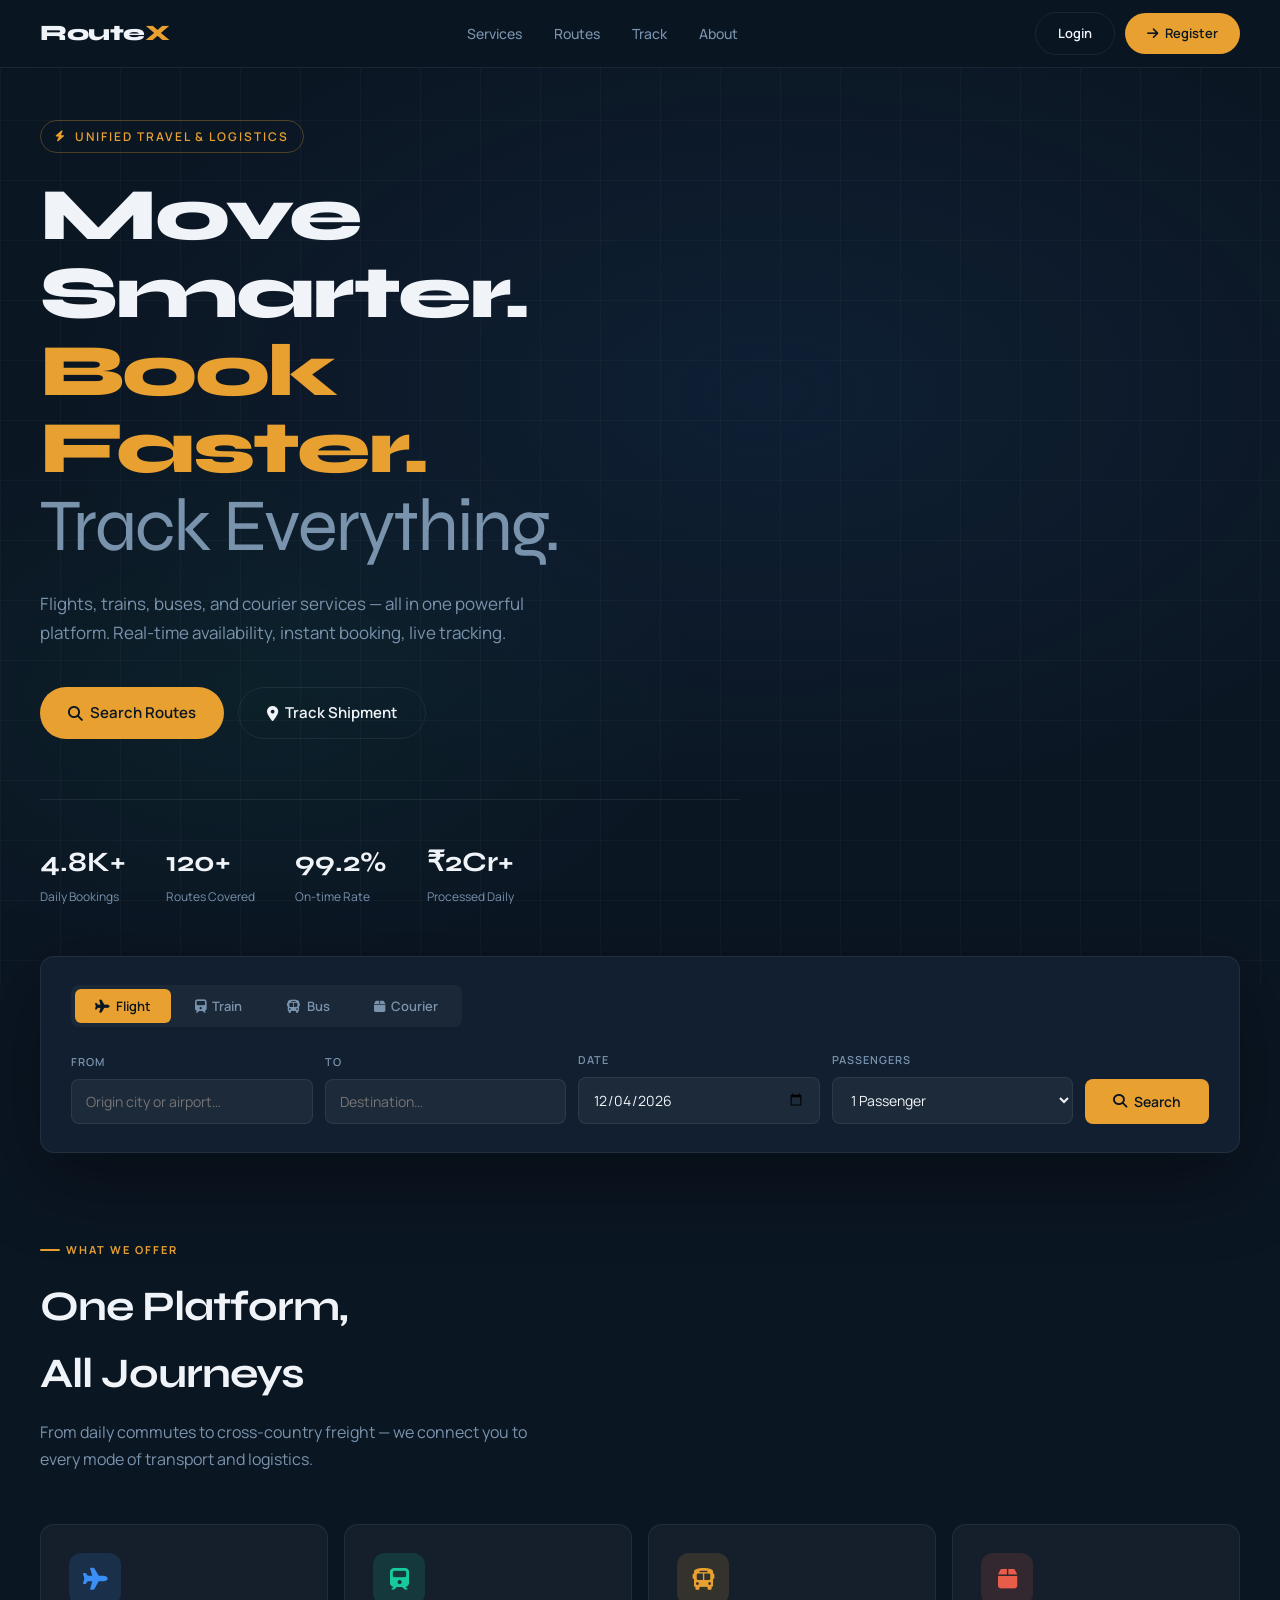
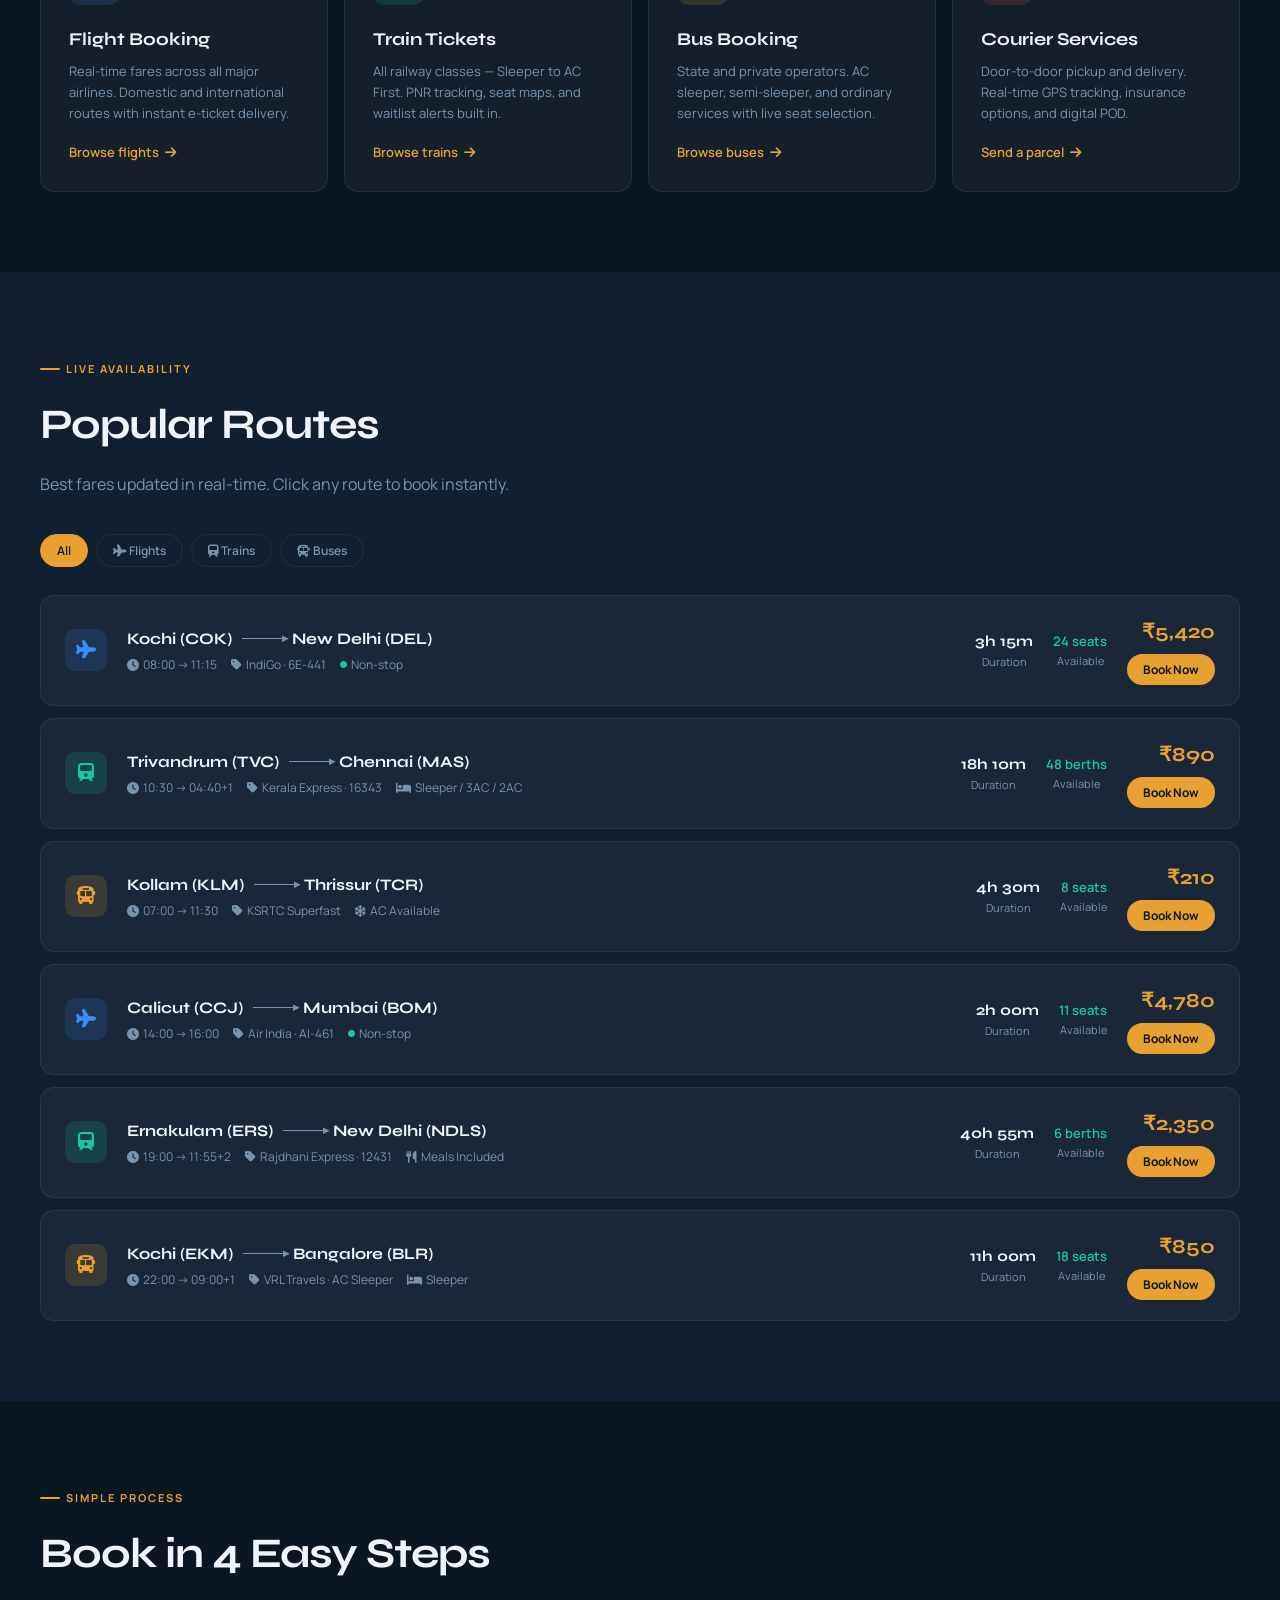
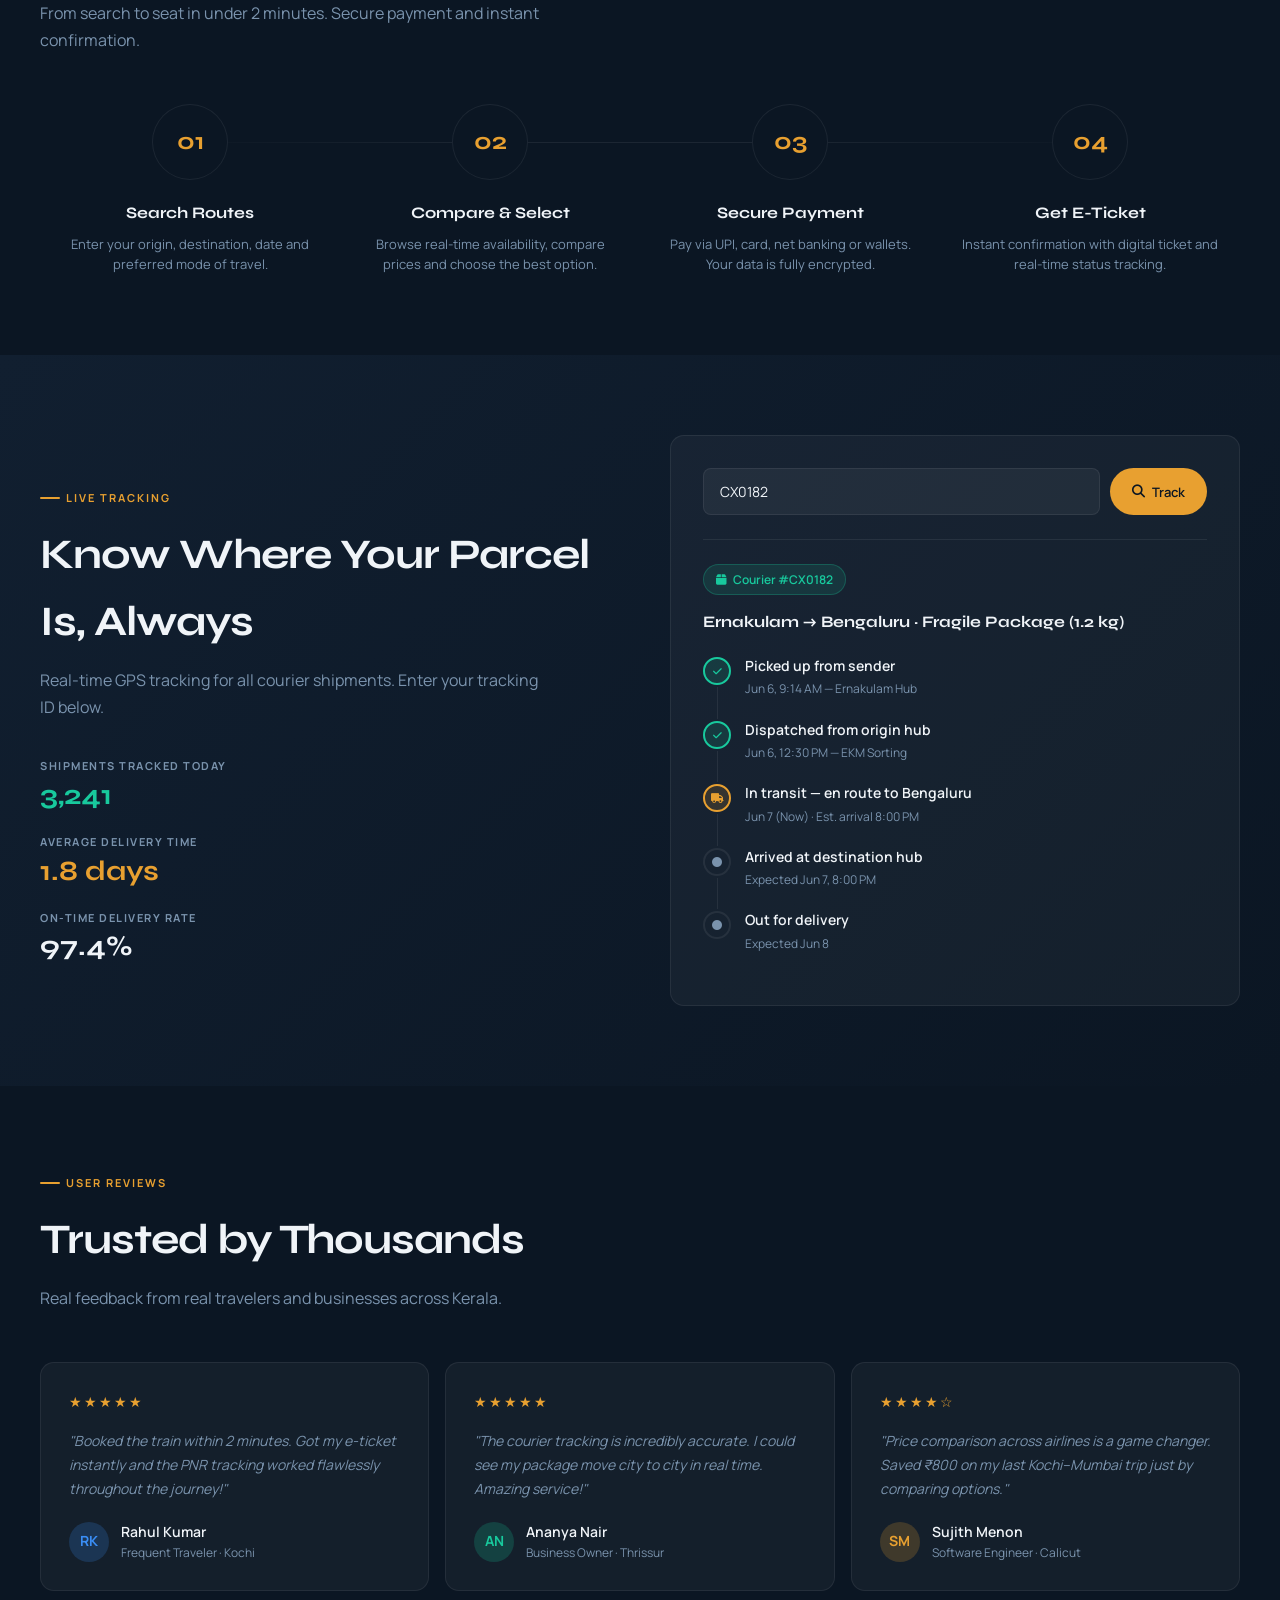
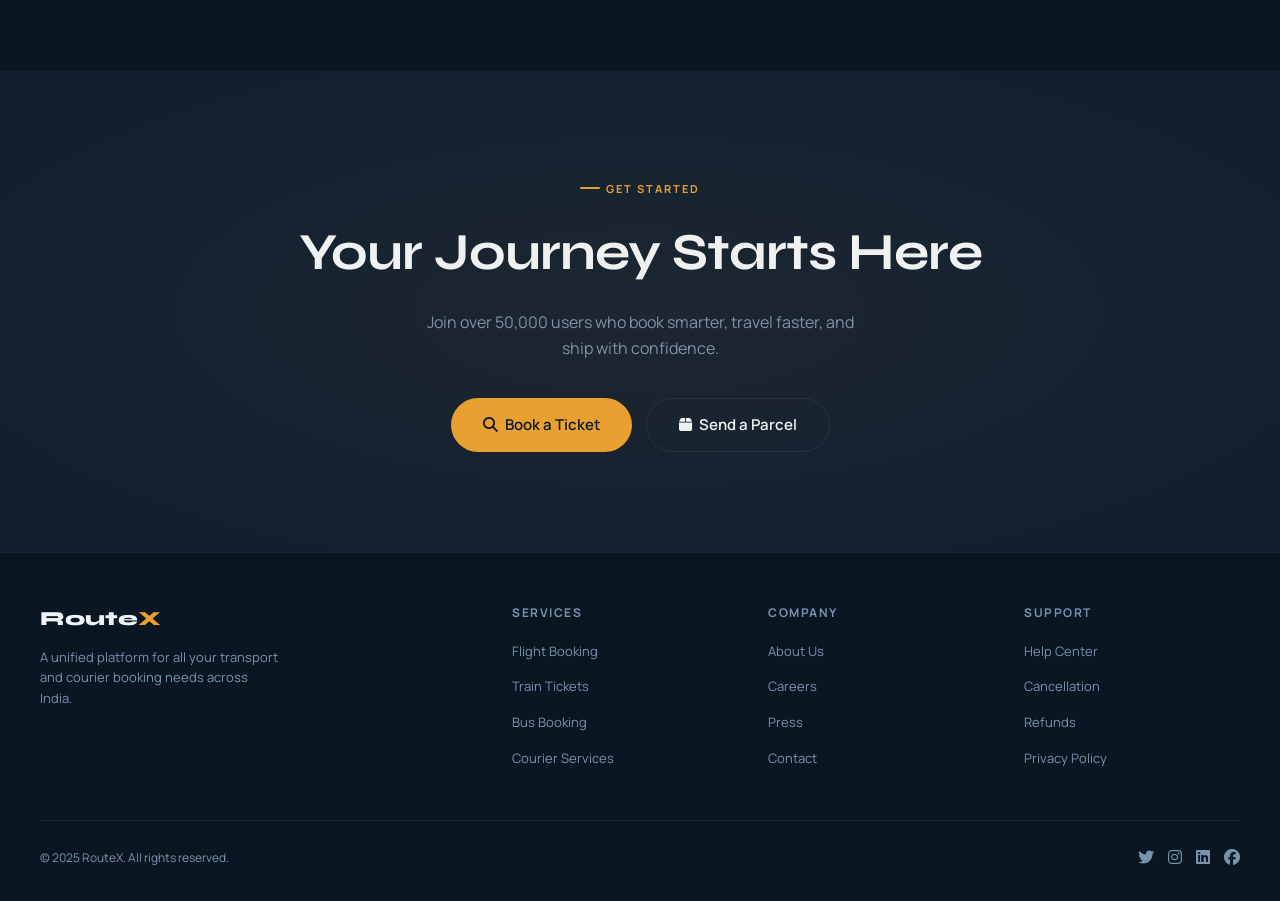
<file: index.html>
<!DOCTYPE html>
<html lang="en">
<head>
<meta charset="UTF-8"/>
<meta name="viewport" content="width=device-width, initial-scale=1.0"/>
<title>RouteX — Transport & Courier Booking</title>
<link href="https://fonts.googleapis.com/css2?family=Syne:wght@400;500;600;700;800&family=Manrope:wght@300;400;500;600&display=swap" rel="stylesheet"/>
<link rel="stylesheet" href="https://cdnjs.cloudflare.com/ajax/libs/font-awesome/6.5.0/css/all.min.css"/>
<style>
*{margin:0;padding:0;box-sizing:border-box}
:root{
  --navy:#0b1623;
  --navy2:#111f30;
  --navy3:#1a2e45;
  --accent:#e8a030;
  --accent2:#f0b94a;
  --teal:#18c99d;
  --coral:#e85d4a;
  --blue:#3a8ef6;
  --text:#f0f4f8;
  --muted:#7a93ad;
  --border:rgba(255,255,255,0.07);
  --card:rgba(255,255,255,0.04);
  --card-hover:rgba(255,255,255,0.07);
  --radius:14px;
  --radius-sm:8px;
}
html{scroll-behavior:smooth}
body{font-family:'Manrope',sans-serif;background:var(--navy);color:var(--text);overflow-x:hidden;line-height:1.6}

/* ── SCROLLBAR ── */
::-webkit-scrollbar{width:6px}
::-webkit-scrollbar-track{background:var(--navy)}
::-webkit-scrollbar-thumb{background:var(--navy3);border-radius:3px}

/* ── NAV ── */
nav{position:fixed;top:0;left:0;right:0;z-index:100;display:flex;align-items:center;justify-content:space-between;padding:0 40px;height:68px;background:rgba(11,22,35,0.85);backdrop-filter:blur(16px);border-bottom:1px solid var(--border)}
.logo{font-family:'Syne',sans-serif;font-weight:800;font-size:22px;letter-spacing:-0.5px;color:var(--text)}
.logo span{color:var(--accent)}
.nav-links{display:flex;gap:32px;list-style:none}
.nav-links a{text-decoration:none;color:var(--muted);font-size:14px;font-weight:500;transition:color .2s}
.nav-links a:hover{color:var(--text)}
.nav-cta{display:flex;gap:10px;align-items:center}
.btn{display:inline-flex;align-items:center;gap:7px;padding:10px 22px;border-radius:50px;font-size:13px;font-weight:600;cursor:pointer;border:none;transition:all .2s;text-decoration:none;font-family:'Manrope',sans-serif}
.btn-ghost{background:transparent;border:1px solid var(--border);color:var(--text)}
.btn-ghost:hover{background:var(--card);border-color:rgba(255,255,255,0.18)}
.btn-primary{background:var(--accent);color:#0b1623}
.btn-primary:hover{background:var(--accent2);transform:translateY(-1px)}
.hamburger{display:none;background:none;border:none;color:var(--text);font-size:20px;cursor:pointer}

/* ── HERO ── */
.hero{min-height:100vh;display:flex;flex-direction:column;justify-content:center;padding:120px 40px 80px;position:relative;overflow:hidden}
.hero-bg{position:absolute;inset:0;background:radial-gradient(ellipse 80% 60% at 60% 40%,rgba(58,142,246,0.08) 0%,transparent 70%),radial-gradient(ellipse 50% 40% at 20% 70%,rgba(24,201,157,0.06) 0%,transparent 70%);pointer-events:none}
.hero-grid{position:absolute;inset:0;background-image:linear-gradient(var(--border) 1px,transparent 1px),linear-gradient(90deg,var(--border) 1px,transparent 1px);background-size:60px 60px;opacity:.4;pointer-events:none}
.hero-content{position:relative;max-width:700px}
.hero-eyebrow{display:inline-flex;align-items:center;gap:8px;font-size:12px;font-weight:600;letter-spacing:2px;text-transform:uppercase;color:var(--accent);margin-bottom:24px;padding:6px 14px;border:1px solid rgba(232,160,48,0.3);border-radius:50px}
.hero-eyebrow i{font-size:11px}
h1{font-family:'Syne',sans-serif;font-size:clamp(42px,6vw,74px);font-weight:800;line-height:1.05;letter-spacing:-2px;margin-bottom:24px}
h1 .line2{color:var(--accent)}
h1 .line3{color:var(--muted);font-weight:400}
.hero-desc{font-size:17px;color:var(--muted);max-width:520px;margin-bottom:40px;font-weight:400;line-height:1.7}
.hero-actions{display:flex;gap:14px;flex-wrap:wrap}
.hero-stats{display:flex;gap:40px;margin-top:60px;padding-top:40px;border-top:1px solid var(--border);flex-wrap:wrap}
.stat-item{}
.stat-num{font-family:'Syne',sans-serif;font-size:28px;font-weight:700;color:var(--text)}
.stat-label{font-size:12px;color:var(--muted);margin-top:2px}
.hero-visual{position:absolute;right:40px;top:50%;transform:translateY(-50%);width:400px;opacity:.08;pointer-events:none}
.hero-visual svg{width:100%;height:auto}

/* ── SEARCH WIDGET ── */
.search-section{padding:0 40px;margin-top:-30px;position:relative;z-index:10}
.search-card{background:var(--navy2);border:1px solid var(--border);border-radius:var(--radius);padding:28px 30px;box-shadow:0 24px 80px rgba(0,0,0,0.4)}
.search-tabs{display:flex;gap:4px;margin-bottom:24px;background:rgba(255,255,255,0.04);border-radius:var(--radius-sm);padding:4px;width:fit-content}
.s-tab{padding:8px 20px;border-radius:6px;font-size:13px;font-weight:600;cursor:pointer;color:var(--muted);transition:all .2s;display:flex;align-items:center;gap:6px;border:none;background:none;font-family:'Manrope',sans-serif}
.s-tab.active{background:var(--accent);color:#0b1623}
.s-tab:hover:not(.active){color:var(--text)}
.search-grid{display:grid;grid-template-columns:1fr 1fr 1fr 1fr auto;gap:12px;align-items:end}
.field label{display:block;font-size:11px;font-weight:600;letter-spacing:1px;text-transform:uppercase;color:var(--muted);margin-bottom:8px}
.field input,.field select{width:100%;background:rgba(255,255,255,0.05);border:1px solid var(--border);border-radius:var(--radius-sm);padding:12px 14px;color:var(--text);font-size:14px;font-family:'Manrope',sans-serif;outline:none;transition:border-color .2s}
.field input:focus,.field select:focus{border-color:rgba(232,160,48,0.5)}
.field select option{background:var(--navy2)}
.btn-search{padding:13px 28px;border-radius:var(--radius-sm);font-size:14px;white-space:nowrap}

/* ── SECTION COMMONS ── */
section{padding:80px 40px}
.section-tag{display:inline-flex;align-items:center;gap:6px;font-size:11px;font-weight:700;letter-spacing:2px;text-transform:uppercase;color:var(--accent);margin-bottom:14px}
.section-tag::before{content:'';width:20px;height:2px;background:var(--accent);border-radius:1px}
h2{font-family:'Syne',sans-serif;font-size:clamp(28px,4vw,42px);font-weight:700;letter-spacing:-1px;margin-bottom:12px}
.section-sub{color:var(--muted);font-size:16px;max-width:500px;line-height:1.7}

/* ── SERVICES ── */
.services-grid{display:grid;grid-template-columns:repeat(auto-fit,minmax(240px,1fr));gap:16px;margin-top:50px}
.service-card{background:var(--card);border:1px solid var(--border);border-radius:var(--radius);padding:28px;cursor:pointer;transition:all .3s;position:relative;overflow:hidden}
.service-card::before{content:'';position:absolute;inset:0;opacity:0;transition:opacity .3s}
.service-card:hover{border-color:rgba(232,160,48,0.3);transform:translateY(-4px)}
.service-card:hover::before{opacity:1}
.service-card.flight::before{background:radial-gradient(ellipse at top left,rgba(58,142,246,0.12),transparent)}
.service-card.train::before{background:radial-gradient(ellipse at top left,rgba(24,201,157,0.12),transparent)}
.service-card.bus::before{background:radial-gradient(ellipse at top left,rgba(232,160,48,0.12),transparent)}
.service-card.courier::before{background:radial-gradient(ellipse at top left,rgba(232,93,74,0.12),transparent)}
.svc-icon{width:52px;height:52px;border-radius:12px;display:flex;align-items:center;justify-content:center;font-size:22px;margin-bottom:20px}
.svc-icon.fl{background:rgba(58,142,246,0.15);color:var(--blue)}
.svc-icon.tr{background:rgba(24,201,157,0.15);color:var(--teal)}
.svc-icon.bs{background:rgba(232,160,48,0.15);color:var(--accent)}
.svc-icon.co{background:rgba(232,93,74,0.15);color:var(--coral)}
.svc-title{font-family:'Syne',sans-serif;font-size:18px;font-weight:700;margin-bottom:8px}
.svc-desc{font-size:13px;color:var(--muted);line-height:1.6;margin-bottom:18px}
.svc-link{font-size:13px;font-weight:600;color:var(--accent);display:flex;align-items:center;gap:6px;text-decoration:none;transition:gap .2s}
.svc-link:hover{gap:10px}

/* ── ROUTES TABLE ── */
.routes-section{background:var(--navy2)}
.routes-header{display:flex;align-items:flex-end;justify-content:space-between;margin-bottom:36px;flex-wrap:wrap;gap:16px}
.filter-bar{display:flex;gap:8px;margin-bottom:28px;flex-wrap:wrap}
.filter-btn{padding:7px 16px;border-radius:50px;font-size:12px;font-weight:600;cursor:pointer;border:1px solid var(--border);background:transparent;color:var(--muted);transition:all .2s;font-family:'Manrope',sans-serif}
.filter-btn.active,.filter-btn:hover{background:var(--accent);color:#0b1623;border-color:var(--accent)}
.routes-list{display:flex;flex-direction:column;gap:12px}
.route-row{background:var(--card);border:1px solid var(--border);border-radius:var(--radius);padding:20px 24px;display:grid;grid-template-columns:auto 1fr auto auto auto;gap:20px;align-items:center;transition:all .25s;cursor:pointer}
.route-row:hover{border-color:rgba(232,160,48,0.25);background:var(--card-hover)}
.route-mode{width:42px;height:42px;border-radius:10px;display:flex;align-items:center;justify-content:center;font-size:18px;flex-shrink:0}
.mode-flight{background:rgba(58,142,246,0.15);color:var(--blue)}
.mode-train{background:rgba(24,201,157,0.15);color:var(--teal)}
.mode-bus{background:rgba(232,160,48,0.15);color:var(--accent)}
.route-main{}
.route-cities{font-family:'Syne',sans-serif;font-size:16px;font-weight:700;display:flex;align-items:center;gap:10px;margin-bottom:4px}
.route-arrow{width:40px;height:1px;background:var(--muted);position:relative}
.route-arrow::after{content:'▶';position:absolute;right:-6px;top:-5px;font-size:8px;color:var(--muted)}
.route-meta{font-size:12px;color:var(--muted);display:flex;gap:14px}
.route-meta span{display:flex;align-items:center;gap:4px}
.route-duration{text-align:center}
.dur-val{font-family:'Syne',sans-serif;font-size:15px;font-weight:700}
.dur-label{font-size:11px;color:var(--muted)}
.route-seats{text-align:center}
.seats-val{font-size:13px;font-weight:600;color:var(--teal)}
.seats-label{font-size:11px;color:var(--muted)}
.route-price-col{text-align:right}
.price-val{font-family:'Syne',sans-serif;font-size:20px;font-weight:700;color:var(--accent)}
.price-btn{display:block;margin-top:6px;padding:7px 16px;background:var(--accent);color:#0b1623;border:none;border-radius:50px;font-size:12px;font-weight:700;cursor:pointer;font-family:'Manrope',sans-serif;transition:all .2s;text-align:center}
.price-btn:hover{background:var(--accent2)}

/* ── HOW IT WORKS ── */
.steps-grid{display:grid;grid-template-columns:repeat(auto-fit,minmax(200px,1fr));gap:0;margin-top:50px;position:relative}
.steps-grid::before{content:'';position:absolute;top:38px;left:10%;right:10%;height:1px;background:linear-gradient(90deg,transparent,var(--border),var(--border),transparent);pointer-events:none}
.step-item{text-align:center;padding:0 20px;position:relative}
.step-num{width:76px;height:76px;border-radius:50%;border:1px solid var(--border);display:flex;align-items:center;justify-content:center;font-family:'Syne',sans-serif;font-size:24px;font-weight:700;color:var(--accent);margin:0 auto 20px;background:var(--navy);position:relative;z-index:1}
.step-title{font-family:'Syne',sans-serif;font-size:16px;font-weight:700;margin-bottom:8px}
.step-desc{font-size:13px;color:var(--muted);line-height:1.6}

/* ── TRACKING ── */
.tracking-section{background:linear-gradient(135deg,var(--navy2) 0%,var(--navy) 100%)}
.tracking-inner{display:grid;grid-template-columns:1fr 1fr;gap:60px;align-items:center}
.track-form{background:var(--card);border:1px solid var(--border);border-radius:var(--radius);padding:32px}
.track-input-wrap{display:flex;gap:10px;margin-bottom:24px}
.track-input-wrap input{flex:1;background:rgba(255,255,255,0.05);border:1px solid var(--border);border-radius:var(--radius-sm);padding:13px 16px;color:var(--text);font-size:14px;font-family:'Manrope',sans-serif;outline:none}
.track-input-wrap input:focus{border-color:rgba(232,160,48,0.5)}
.track-result{border-top:1px solid var(--border);padding-top:24px}
.track-id-badge{display:inline-flex;align-items:center;gap:6px;font-size:12px;font-weight:600;padding:5px 12px;border-radius:50px;background:rgba(24,201,157,0.12);color:var(--teal);border:1px solid rgba(24,201,157,0.25);margin-bottom:14px}
.track-title{font-family:'Syne',sans-serif;font-size:16px;font-weight:700;margin-bottom:20px}
.timeline{display:flex;flex-direction:column;gap:0}
.tl-item{display:flex;gap:14px;position:relative}
.tl-item:not(:last-child)::after{content:'';position:absolute;left:14px;top:32px;bottom:0;width:1px;background:var(--border)}
.tl-dot{width:28px;height:28px;border-radius:50%;border:2px solid;display:flex;align-items:center;justify-content:center;flex-shrink:0;font-size:10px;margin-top:2px;z-index:1}
.tl-dot.done{border-color:var(--teal);background:rgba(24,201,157,0.15);color:var(--teal)}
.tl-dot.active{border-color:var(--accent);background:rgba(232,160,48,0.15);color:var(--accent)}
.tl-dot.pending{border-color:var(--border);color:var(--muted)}
.tl-body{padding-bottom:20px}
.tl-name{font-size:14px;font-weight:600;color:var(--text)}
.tl-time{font-size:12px;color:var(--muted);margin-top:2px}
.tracking-info{display:flex;flex-direction:column;gap:24px}
.info-item{}
.info-label{font-size:11px;font-weight:700;letter-spacing:1.5px;text-transform:uppercase;color:var(--muted);margin-bottom:6px}
.info-value{font-family:'Syne',sans-serif;font-size:28px;font-weight:700;line-height:1}
.info-value.teal{color:var(--teal)}
.info-value.amber{color:var(--accent)}

/* ── TESTIMONIALS ── */
.testimonials-grid{display:grid;grid-template-columns:repeat(auto-fit,minmax(280px,1fr));gap:16px;margin-top:50px}
.testi-card{background:var(--card);border:1px solid var(--border);border-radius:var(--radius);padding:28px}
.stars{color:var(--accent);font-size:14px;letter-spacing:2px;margin-bottom:16px}
.testi-text{font-size:14px;color:var(--muted);line-height:1.7;margin-bottom:20px;font-style:italic}
.testi-author{display:flex;align-items:center;gap:12px}
.avatar{width:40px;height:40px;border-radius:50%;display:flex;align-items:center;justify-content:center;font-weight:700;font-size:14px}
.author-name{font-size:14px;font-weight:600}
.author-sub{font-size:12px;color:var(--muted)}

/* ── CTA ── */
.cta-section{text-align:center;padding:100px 40px;background:var(--navy2);position:relative;overflow:hidden}
.cta-section::before{content:'';position:absolute;inset:0;background:radial-gradient(ellipse 60% 60% at 50% 50%,rgba(232,160,48,0.06),transparent);pointer-events:none}
.cta-section h2{font-size:clamp(32px,5vw,52px);margin-bottom:16px}
.cta-section p{color:var(--muted);font-size:16px;margin-bottom:36px;max-width:440px;margin-left:auto;margin-right:auto}
.cta-actions{display:flex;justify-content:center;gap:14px;flex-wrap:wrap}

/* ── FOOTER ── */
footer{background:var(--navy);border-top:1px solid var(--border);padding:50px 40px 30px}
.footer-grid{display:grid;grid-template-columns:2fr 1fr 1fr 1fr;gap:40px;margin-bottom:40px}
.footer-brand{}
.footer-logo{font-family:'Syne',sans-serif;font-size:20px;font-weight:800;margin-bottom:12px}
.footer-logo span{color:var(--accent)}
.footer-tagline{font-size:13px;color:var(--muted);line-height:1.6;max-width:240px}
.footer-col h4{font-size:12px;font-weight:700;letter-spacing:1.5px;text-transform:uppercase;color:var(--muted);margin-bottom:16px}
.footer-col ul{list-style:none}
.footer-col li{margin-bottom:10px}
.footer-col a{text-decoration:none;color:var(--muted);font-size:13px;transition:color .2s}
.footer-col a:hover{color:var(--text)}
.footer-bottom{border-top:1px solid var(--border);padding-top:24px;display:flex;justify-content:space-between;align-items:center;font-size:12px;color:var(--muted)}
.social-links{display:flex;gap:14px}
.social-links a{color:var(--muted);text-decoration:none;font-size:16px;transition:color .2s}
.social-links a:hover{color:var(--accent)}

/* ── MODAL ── */
.modal-overlay{display:none;position:fixed;inset:0;background:rgba(0,0,0,0.7);backdrop-filter:blur(6px);z-index:200;align-items:center;justify-content:center;padding:20px}
.modal-overlay.open{display:flex}
.modal{background:var(--navy2);border:1px solid var(--border);border-radius:var(--radius);padding:36px;max-width:480px;width:100%;position:relative;animation:modalIn .25s ease}
@keyframes modalIn{from{opacity:0;transform:scale(.95)}to{opacity:1;transform:scale(1)}}
.modal-close{position:absolute;top:16px;right:16px;background:none;border:none;color:var(--muted);font-size:18px;cursor:pointer;transition:color .2s}
.modal-close:hover{color:var(--text)}
.modal h3{font-family:'Syne',sans-serif;font-size:22px;font-weight:700;margin-bottom:6px}
.modal-sub{font-size:13px;color:var(--muted);margin-bottom:28px}
.form-grid{display:grid;grid-template-columns:1fr 1fr;gap:14px;margin-bottom:14px}
.form-field label{display:block;font-size:11px;font-weight:700;letter-spacing:1px;text-transform:uppercase;color:var(--muted);margin-bottom:6px}
.form-field input,.form-field select{width:100%;background:rgba(255,255,255,0.05);border:1px solid var(--border);border-radius:var(--radius-sm);padding:11px 14px;color:var(--text);font-size:14px;font-family:'Manrope',sans-serif;outline:none;transition:border-color .2s}
.form-field input:focus,.form-field select:focus{border-color:rgba(232,160,48,0.5)}
.form-field.full{grid-column:1/-1}
.modal-total{background:rgba(232,160,48,0.08);border:1px solid rgba(232,160,48,0.2);border-radius:var(--radius-sm);padding:14px 16px;display:flex;justify-content:space-between;align-items:center;margin-bottom:20px}
.total-label{font-size:13px;color:var(--muted)}
.total-val{font-family:'Syne',sans-serif;font-size:22px;font-weight:700;color:var(--accent)}
.pay-btn{width:100%;padding:14px;border-radius:var(--radius-sm);font-size:15px;font-weight:700}

/* ── ANIMATIONS ── */
@keyframes fadeUp{from{opacity:0;transform:translateY(30px)}to{opacity:1;transform:translateY(0)}}
.hero-content>*{animation:fadeUp .7s ease both}
.hero-eyebrow{animation-delay:.1s}
h1{animation-delay:.2s}
.hero-desc{animation-delay:.3s}
.hero-actions{animation-delay:.4s}
.hero-stats{animation-delay:.5s}

/* ── RESPONSIVE ── */
@media(max-width:900px){
  nav{padding:0 20px}
  .nav-links{display:none;flex-direction:column;position:absolute;top:68px;left:0;right:0;background:var(--navy2);padding:24px;border-bottom:1px solid var(--border);gap:20px;box-shadow:0 20px 40px rgba(0,0,0,0.5)}
  .nav-links.open{display:flex}
  .hamburger{display:block}
  .hero{padding:100px 20px 60px}
  .hero-visual{display:none}
  .search-section{padding:0 20px}
  .search-grid{grid-template-columns:1fr 1fr;grid-template-rows:auto auto auto}
  section{padding:60px 20px}
  .footer-grid{grid-template-columns:1fr 1fr}
  .tracking-inner{grid-template-columns:1fr}
  .steps-grid::before{display:none}
}
@media(max-width:600px){
  .search-grid{grid-template-columns:1fr}
  .route-row{grid-template-columns:auto 1fr auto;grid-template-rows:auto auto}
  .route-duration,.route-seats{display:none}
  .hero-stats{gap:24px}
  .footer-grid{grid-template-columns:1fr}
}
</style>
</head>
<body>

<!-- NAV -->
<nav>
  <div class="logo">Route<span>X</span></div>
  <ul class="nav-links">
    <li><a href="#services">Services</a></li>
    <li><a href="#routes">Routes</a></li>
    <li><a href="#tracking">Track</a></li>
    <li><a href="#about">About</a></li>
  </ul>
  <div class="nav-cta">
    <a href="#modal" class="btn btn-ghost" onclick="event.preventDefault(); openAuthModal('login')">Login</a>
    <a href="#modal" class="btn btn-primary" onclick="event.preventDefault(); openAuthModal('register')"><i class="fas fa-arrow-right"></i> Register</a>
  </div>
  <button class="hamburger" onclick="toggleNav()" aria-label="Toggle navigation"><i class="fas fa-bars"></i></button>
</nav>

<!-- HERO -->
<section class="hero">
  <div class="hero-bg"></div>
  <div class="hero-grid"></div>
  <div class="hero-content">
    <div class="hero-eyebrow"><i class="fas fa-bolt"></i> Unified Travel & Logistics</div>
    <h1>Move Smarter.<br><span class="line2">Book Faster.</span><br><span class="line3">Track Everything.</span></h1>
    <p class="hero-desc">Flights, trains, buses, and courier services — all in one powerful platform. Real-time availability, instant booking, live tracking.</p>
    <div class="hero-actions">
      <a href="#search" class="btn btn-primary" style="font-size:15px;padding:13px 28px"><i class="fas fa-search"></i> Search Routes</a>
      <a href="#tracking" class="btn btn-ghost" style="font-size:15px;padding:13px 28px"><i class="fas fa-map-marker-alt"></i> Track Shipment</a>
    </div>
    <div class="hero-stats">
      <div class="stat-item"><div class="stat-num">4.8K+</div><div class="stat-label">Daily Bookings</div></div>
      <div class="stat-item"><div class="stat-num">120+</div><div class="stat-label">Routes Covered</div></div>
      <div class="stat-item"><div class="stat-num">99.2%</div><div class="stat-label">On-time Rate</div></div>
      <div class="stat-item"><div class="stat-num">₹2Cr+</div><div class="stat-label">Processed Daily</div></div>
    </div>
  </div>
</section>

<!-- SEARCH -->
<div class="search-section" id="search">
  <div class="search-card">
    <div class="search-tabs">
      <button class="s-tab active" onclick="switchTab(this,'flight')"><i class="fas fa-plane"></i> Flight</button>
      <button class="s-tab" onclick="switchTab(this,'train')"><i class="fas fa-train"></i> Train</button>
      <button class="s-tab" onclick="switchTab(this,'bus')"><i class="fas fa-bus"></i> Bus</button>
      <button class="s-tab" onclick="switchTab(this,'courier')"><i class="fas fa-box"></i> Courier</button>
    </div>
    <div class="search-grid">
      <div class="field"><label>From</label><input type="text" placeholder="Origin city or airport…" id="from-field"/></div>
      <div class="field"><label>To</label><input type="text" placeholder="Destination…" id="to-field"/></div>
      <div class="field"><label>Date</label><input type="date" id="date-field"/></div>
      <div class="field"><label id="pax-label">Passengers</label>
        <select id="pax-field">
          <option>1 Passenger</option><option>2 Passengers</option><option>3 Passengers</option><option>4+ Passengers</option>
        </select>
      </div>
      <div class="field"><button class="btn btn-primary btn-search" onclick="doSearch()"><i class="fas fa-search"></i> Search</button></div>
    </div>
  </div>
</div>

<!-- SERVICES -->
<section id="services">
  <div class="section-tag">What We Offer</div>
  <h2>One Platform,<br>All Journeys</h2>
  <p class="section-sub">From daily commutes to cross-country freight — we connect you to every mode of transport and logistics.</p>
  <div class="services-grid">
    <div class="service-card flight">
      <div class="svc-icon fl"><i class="fas fa-plane"></i></div>
      <div class="svc-title">Flight Booking</div>
      <div class="svc-desc">Real-time fares across all major airlines. Domestic and international routes with instant e-ticket delivery.</div>
      <a href="#routes" class="svc-link">Browse flights <i class="fas fa-arrow-right"></i></a>
    </div>
    <div class="service-card train">
      <div class="svc-icon tr"><i class="fas fa-train"></i></div>
      <div class="svc-title">Train Tickets</div>
      <div class="svc-desc">All railway classes — Sleeper to AC First. PNR tracking, seat maps, and waitlist alerts built in.</div>
      <a href="#routes" class="svc-link">Browse trains <i class="fas fa-arrow-right"></i></a>
    </div>
    <div class="service-card bus">
      <div class="svc-icon bs"><i class="fas fa-bus"></i></div>
      <div class="svc-title">Bus Booking</div>
      <div class="svc-desc">State and private operators. AC sleeper, semi-sleeper, and ordinary services with live seat selection.</div>
      <a href="#routes" class="svc-link">Browse buses <i class="fas fa-arrow-right"></i></a>
    </div>
    <div class="service-card courier">
      <div class="svc-icon co"><i class="fas fa-box"></i></div>
      <div class="svc-title">Courier Services</div>
      <div class="svc-desc">Door-to-door pickup and delivery. Real-time GPS tracking, insurance options, and digital POD.</div>
      <a href="#tracking" class="svc-link">Send a parcel <i class="fas fa-arrow-right"></i></a>
    </div>
  </div>
</section>

<!-- ROUTES -->
<section id="routes" class="routes-section">
  <div class="section-tag">Live Availability</div>
  <h2>Popular Routes</h2>
  <p class="section-sub">Best fares updated in real-time. Click any route to book instantly.</p>
  <div class="filter-bar" style="margin-top:36px">
    <button class="filter-btn active" onclick="filterRoute(this,'all')">All</button>
    <button class="filter-btn" onclick="filterRoute(this,'flight')"><i class="fas fa-plane"></i> Flights</button>
    <button class="filter-btn" onclick="filterRoute(this,'train')"><i class="fas fa-train"></i> Trains</button>
    <button class="filter-btn" onclick="filterRoute(this,'bus')"><i class="fas fa-bus"></i> Buses</button>
  </div>
  <div class="routes-list" id="routes-list">

    <div class="route-row" data-type="flight" onclick="openModal('IndiGo 6E-441','Kochi → Delhi','3h 15m','₹5,420')">
      <div class="route-mode mode-flight"><i class="fas fa-plane"></i></div>
      <div class="route-main">
        <div class="route-cities">Kochi (COK) <div class="route-arrow"></div> New Delhi (DEL)</div>
        <div class="route-meta"><span><i class="fas fa-clock"></i> 08:00 → 11:15</span><span><i class="fas fa-tag"></i> IndiGo · 6E-441</span><span><i class="fas fa-circle" style="font-size:7px;color:var(--teal)"></i> Non-stop</span></div>
      </div>
      <div class="route-duration"><div class="dur-val">3h 15m</div><div class="dur-label">Duration</div></div>
      <div class="route-seats"><div class="seats-val">24 seats</div><div class="seats-label">Available</div></div>
      <div class="route-price-col"><div class="price-val">₹5,420</div><button class="price-btn">Book Now</button></div>
    </div>

    <div class="route-row" data-type="train" onclick="openModal('Kerala Express 16343','Trivandrum → Chennai','18h 10m','₹890')">
      <div class="route-mode mode-train"><i class="fas fa-train"></i></div>
      <div class="route-main">
        <div class="route-cities">Trivandrum (TVC) <div class="route-arrow"></div> Chennai (MAS)</div>
        <div class="route-meta"><span><i class="fas fa-clock"></i> 10:30 → 04:40+1</span><span><i class="fas fa-tag"></i> Kerala Express · 16343</span><span><i class="fas fa-bed"></i> Sleeper / 3AC / 2AC</span></div>
      </div>
      <div class="route-duration"><div class="dur-val">18h 10m</div><div class="dur-label">Duration</div></div>
      <div class="route-seats"><div class="seats-val">48 berths</div><div class="seats-label">Available</div></div>
      <div class="route-price-col"><div class="price-val">₹890</div><button class="price-btn">Book Now</button></div>
    </div>

    <div class="route-row" data-type="bus" onclick="openModal('KSRTC Superfast','Kollam → Thrissur','4h 30m','₹210')">
      <div class="route-mode mode-bus"><i class="fas fa-bus"></i></div>
      <div class="route-main">
        <div class="route-cities">Kollam (KLM) <div class="route-arrow"></div> Thrissur (TCR)</div>
        <div class="route-meta"><span><i class="fas fa-clock"></i> 07:00 → 11:30</span><span><i class="fas fa-tag"></i> KSRTC Superfast</span><span><i class="fas fa-snowflake"></i> AC Available</span></div>
      </div>
      <div class="route-duration"><div class="dur-val">4h 30m</div><div class="dur-label">Duration</div></div>
      <div class="route-seats"><div class="seats-val">8 seats</div><div class="seats-label">Available</div></div>
      <div class="route-price-col"><div class="price-val">₹210</div><button class="price-btn">Book Now</button></div>
    </div>

    <div class="route-row" data-type="flight" onclick="openModal('Air India AI-461','Calicut → Mumbai','2h 00m','₹4,780')">
      <div class="route-mode mode-flight"><i class="fas fa-plane"></i></div>
      <div class="route-main">
        <div class="route-cities">Calicut (CCJ) <div class="route-arrow"></div> Mumbai (BOM)</div>
        <div class="route-meta"><span><i class="fas fa-clock"></i> 14:00 → 16:00</span><span><i class="fas fa-tag"></i> Air India · AI-461</span><span><i class="fas fa-circle" style="font-size:7px;color:var(--teal)"></i> Non-stop</span></div>
      </div>
      <div class="route-duration"><div class="dur-val">2h 00m</div><div class="dur-label">Duration</div></div>
      <div class="route-seats"><div class="seats-val">11 seats</div><div class="seats-label">Available</div></div>
      <div class="route-price-col"><div class="price-val">₹4,780</div><button class="price-btn">Book Now</button></div>
    </div>

    <div class="route-row" data-type="train" onclick="openModal('Rajdhani Express 12431','Ernakulam → Delhi','40h 55m','₹2,350')">
      <div class="route-mode mode-train"><i class="fas fa-train"></i></div>
      <div class="route-main">
        <div class="route-cities">Ernakulam (ERS) <div class="route-arrow"></div> New Delhi (NDLS)</div>
        <div class="route-meta"><span><i class="fas fa-clock"></i> 19:00 → 11:55+2</span><span><i class="fas fa-tag"></i> Rajdhani Express · 12431</span><span><i class="fas fa-utensils"></i> Meals Included</span></div>
      </div>
      <div class="route-duration"><div class="dur-val">40h 55m</div><div class="dur-label">Duration</div></div>
      <div class="route-seats"><div class="seats-val">6 berths</div><div class="seats-label">Available</div></div>
      <div class="route-price-col"><div class="price-val">₹2,350</div><button class="price-btn">Book Now</button></div>
    </div>

    <div class="route-row" data-type="bus" onclick="openModal('VRL Travels AC Sleeper','Kochi → Bangalore','11h 00m','₹850')">
      <div class="route-mode mode-bus"><i class="fas fa-bus"></i></div>
      <div class="route-main">
        <div class="route-cities">Kochi (EKM) <div class="route-arrow"></div> Bangalore (BLR)</div>
        <div class="route-meta"><span><i class="fas fa-clock"></i> 22:00 → 09:00+1</span><span><i class="fas fa-tag"></i> VRL Travels · AC Sleeper</span><span><i class="fas fa-bed"></i> Sleeper</span></div>
      </div>
      <div class="route-duration"><div class="dur-val">11h 00m</div><div class="dur-label">Duration</div></div>
      <div class="route-seats"><div class="seats-val">18 seats</div><div class="seats-label">Available</div></div>
      <div class="route-price-col"><div class="price-val">₹850</div><button class="price-btn">Book Now</button></div>
    </div>

  </div>
</section>

<!-- HOW IT WORKS -->
<section id="about">
  <div class="section-tag">Simple Process</div>
  <h2>Book in 4 Easy Steps</h2>
  <p class="section-sub">From search to seat in under 2 minutes. Secure payment and instant confirmation.</p>
  <div class="steps-grid">
    <div class="step-item">
      <div class="step-num">01</div>
      <div class="step-title">Search Routes</div>
      <div class="step-desc">Enter your origin, destination, date and preferred mode of travel.</div>
    </div>
    <div class="step-item">
      <div class="step-num">02</div>
      <div class="step-title">Compare & Select</div>
      <div class="step-desc">Browse real-time availability, compare prices and choose the best option.</div>
    </div>
    <div class="step-item">
      <div class="step-num">03</div>
      <div class="step-title">Secure Payment</div>
      <div class="step-desc">Pay via UPI, card, net banking or wallets. Your data is fully encrypted.</div>
    </div>
    <div class="step-item">
      <div class="step-num">04</div>
      <div class="step-title">Get E-Ticket</div>
      <div class="step-desc">Instant confirmation with digital ticket and real-time status tracking.</div>
    </div>
  </div>
</section>

<!-- TRACKING -->
<section id="tracking" class="tracking-section">
  <div class="tracking-inner">
    <div>
      <div class="section-tag">Live Tracking</div>
      <h2>Know Where Your Parcel Is, Always</h2>
      <p class="section-sub" style="margin-bottom:36px">Real-time GPS tracking for all courier shipments. Enter your tracking ID below.</p>
      <div class="tracking-info">
        <div class="info-item"><div class="info-label">Shipments Tracked Today</div><div class="info-value teal">3,241</div></div>
        <div class="info-item"><div class="info-label">Average Delivery Time</div><div class="info-value amber">1.8 days</div></div>
        <div class="info-item"><div class="info-label">On-time Delivery Rate</div><div class="info-value">97.4%</div></div>
      </div>
    </div>
    <div class="track-form">
      <div class="track-input-wrap">
        <input type="text" id="track-id" placeholder="e.g. CX0182" value="CX0182"/>
        <button class="btn btn-primary" onclick="showTracking()"><i class="fas fa-search"></i> Track</button>
      </div>
      <div class="track-result" id="track-result">
        <div class="track-id-badge"><i class="fas fa-box"></i> Courier #CX0182</div>
        <div class="track-title">Ernakulam → Bengaluru · Fragile Package (1.2 kg)</div>
        <div class="timeline">
          <div class="tl-item"><div class="tl-dot done"><i class="fas fa-check"></i></div><div class="tl-body"><div class="tl-name">Picked up from sender</div><div class="tl-time">Jun 6, 9:14 AM — Ernakulam Hub</div></div></div>
          <div class="tl-item"><div class="tl-dot done"><i class="fas fa-check"></i></div><div class="tl-body"><div class="tl-name">Dispatched from origin hub</div><div class="tl-time">Jun 6, 12:30 PM — EKM Sorting</div></div></div>
          <div class="tl-item"><div class="tl-dot active"><i class="fas fa-truck"></i></div><div class="tl-body"><div class="tl-name">In transit — en route to Bengaluru</div><div class="tl-time">Jun 7 (Now) · Est. arrival 8:00 PM</div></div></div>
          <div class="tl-item"><div class="tl-dot pending"><i class="fas fa-circle"></i></div><div class="tl-body"><div class="tl-name">Arrived at destination hub</div><div class="tl-time">Expected Jun 7, 8:00 PM</div></div></div>
          <div class="tl-item"><div class="tl-dot pending"><i class="fas fa-circle"></i></div><div class="tl-body"><div class="tl-name">Out for delivery</div><div class="tl-time">Expected Jun 8</div></div></div>
        </div>
      </div>
    </div>
  </div>
</section>

<!-- TESTIMONIALS -->
<section>
  <div class="section-tag">User Reviews</div>
  <h2>Trusted by Thousands</h2>
  <p class="section-sub">Real feedback from real travelers and businesses across Kerala.</p>
  <div class="testimonials-grid">
    <div class="testi-card">
      <div class="stars">★★★★★</div>
      <div class="testi-text">"Booked the train within 2 minutes. Got my e-ticket instantly and the PNR tracking worked flawlessly throughout the journey!"</div>
      <div class="testi-author">
        <div class="avatar" style="background:rgba(58,142,246,0.2);color:var(--blue)">RK</div>
        <div><div class="author-name">Rahul Kumar</div><div class="author-sub">Frequent Traveler · Kochi</div></div>
      </div>
    </div>
    <div class="testi-card">
      <div class="stars">★★★★★</div>
      <div class="testi-text">"The courier tracking is incredibly accurate. I could see my package move city to city in real time. Amazing service!"</div>
      <div class="testi-author">
        <div class="avatar" style="background:rgba(24,201,157,0.2);color:var(--teal)">AN</div>
        <div><div class="author-name">Ananya Nair</div><div class="author-sub">Business Owner · Thrissur</div></div>
      </div>
    </div>
    <div class="testi-card">
      <div class="stars">★★★★☆</div>
      <div class="testi-text">"Price comparison across airlines is a game changer. Saved ₹800 on my last Kochi–Mumbai trip just by comparing options."</div>
      <div class="testi-author">
        <div class="avatar" style="background:rgba(232,160,48,0.2);color:var(--accent)">SM</div>
        <div><div class="author-name">Sujith Menon</div><div class="author-sub">Software Engineer · Calicut</div></div>
      </div>
    </div>
  </div>
</section>

<!-- CTA -->
<section class="cta-section">
  <div class="section-tag" style="justify-content:center">Get Started</div>
  <h2>Your Journey Starts Here</h2>
  <p>Join over 50,000 users who book smarter, travel faster, and ship with confidence.</p>
  <div class="cta-actions">
    <a href="#search" class="btn btn-primary" style="font-size:15px;padding:14px 32px"><i class="fas fa-search"></i> Book a Ticket</a>
    <a href="#tracking" class="btn btn-ghost" style="font-size:15px;padding:14px 32px"><i class="fas fa-box"></i> Send a Parcel</a>
  </div>
</section>

<!-- FOOTER -->
<footer>
  <div class="footer-grid">
    <div class="footer-brand">
      <div class="footer-logo">Route<span>X</span></div>
      <div class="footer-tagline">A unified platform for all your transport and courier booking needs across India.</div>
    </div>
    <div class="footer-col">
      <h4>Services</h4>
      <ul>
        <li><a href="#services">Flight Booking</a></li>
        <li><a href="#services">Train Tickets</a></li>
        <li><a href="#services">Bus Booking</a></li>
        <li><a href="#services">Courier Services</a></li>
      </ul>
    </div>
    <div class="footer-col">
      <h4>Company</h4>
      <ul>
        <li><a href="#about">About Us</a></li>
        <li><a href="#about">Careers</a></li>
        <li><a href="#about">Press</a></li>
        <li><a href="#about">Contact</a></li>
      </ul>
    </div>
    <div class="footer-col">
      <h4>Support</h4>
      <ul>
        <li><a href="#about">Help Center</a></li>
        <li><a href="#about">Cancellation</a></li>
        <li><a href="#about">Refunds</a></li>
        <li><a href="#about">Privacy Policy</a></li>
      </ul>
    </div>
  </div>
  <div class="footer-bottom">
    <span>© 2025 RouteX. All rights reserved.</span>
    <div class="social-links">
      <a href="#"><i class="fab fa-twitter"></i></a>
      <a href="#"><i class="fab fa-instagram"></i></a>
      <a href="#"><i class="fab fa-linkedin"></i></a>
      <a href="#"><i class="fab fa-facebook"></i></a>
    </div>
  </div>
</footer>

<!-- BOOKING MODAL -->
<div class="modal-overlay" id="modal" onclick="closeModalOutside(event)">
  <div class="modal">
    <button type="button" class="modal-close" onclick="closeModal()"><i class="fas fa-times"></i></button>
    <h3 id="modal-title">Book Ticket</h3>
    <div class="modal-sub" id="modal-sub">Fill in passenger details to confirm your booking.</div>
    <div class="form-grid">
      <div class="form-field"><label>First Name</label><input type="text" id="modal-first-name" placeholder="e.g. Arjun"/></div>
      <div class="form-field"><label>Last Name</label><input type="text" id="modal-last-name" placeholder="e.g. Menon"/></div>
      <div class="form-field"><label>Email</label><input type="email" id="modal-email" placeholder="email@example.com"/></div>
      <div class="form-field"><label>Mobile</label><input type="tel" id="modal-mobile" placeholder="+91 XXXXX XXXXX"/></div>
      <div class="form-field"><label>Class / Seat Type</label>
        <select id="modal-class-select"><option>Economy</option><option>Business</option><option>Sleeper</option><option>3AC</option><option>2AC</option></select>
      </div>
      <div class="form-field"><label>Payment Mode</label>
        <select><option>UPI</option><option>Credit / Debit Card</option><option>Net Banking</option><option>Wallet</option></select>
      </div>
    </div>
    <div class="modal-total">
      <div class="total-label">Total Payable (incl. taxes)</div>
      <div class="total-val" id="modal-price">₹5,420</div>
    </div>
    <button type="button" class="btn btn-primary pay-btn" onclick="confirmBooking()"><i class="fas fa-lock"></i> Confirm & Pay</button>
  </div>
</div>

<script>
let currentSearchType = 'flight';

function toggleNav(){
  const navLinks = document.querySelector('.nav-links');
  const icon = document.querySelector('.hamburger i');
  if(navLinks){
    navLinks.classList.toggle('open');
    if(icon){
      icon.className = navLinks.classList.contains('open') ? 'fas fa-times' : 'fas fa-bars';
    }
  }
}

document.querySelectorAll('.nav-links a').forEach(link => {
  link.addEventListener('click', () => {
    const navLinks = document.querySelector('.nav-links');
    const icon = document.querySelector('.hamburger i');
    if (navLinks && navLinks.classList.contains('open')) {
      navLinks.classList.remove('open');
      if (icon) icon.className = 'fas fa-bars';
    }
  });
});

function switchTab(el,type){
  currentSearchType = type;
  document.querySelectorAll('.s-tab').forEach(t=>t.classList.remove('active'));
  el.classList.add('active');
  const lbl=document.getElementById('pax-label');
  const select=document.getElementById('pax-field');
  if(type==='courier'){
    if(lbl) lbl.textContent='Weight (kg)';
    if(select){
      select.innerHTML='<option>Up to 1 kg</option><option>1 - 5 kg</option><option>5 - 10 kg</option><option>10+ kg</option>';
    }
  }else{
    if(lbl) lbl.textContent='Passengers';
    if(select){
      select.innerHTML='<option>1 Passenger</option><option>2 Passengers</option><option>3 Passengers</option><option>4+ Passengers</option>';
    }
  }
}

function filterRoute(el,type){
  document.querySelectorAll('.filter-btn').forEach(b=>b.classList.remove('active'));
  el.classList.add('active');
  const rows = document.querySelectorAll('.route-row');
  let count = 0;
  rows.forEach(r=>{
    const show = (type==='all'||r.dataset.type===type);
    r.style.display = show ? 'grid' : 'none';
    if(show) count++;
  });
  updateNoRoutesMsg(count);
}

function doSearch(){
  const f=document.getElementById('from-field').value.trim().toLowerCase();
  const t=document.getElementById('to-field').value.trim().toLowerCase();

  const rows = document.querySelectorAll('.route-row');
  let count = 0;

  rows.forEach(r => {
    const text = r.textContent.toLowerCase();
    const type = r.dataset.type;
    const matchesLocation = (!f || text.includes(f)) && (!t || text.includes(t));
    const matchesType = (currentSearchType === 'courier') ? true : (type === currentSearchType || currentSearchType === 'all');

    if(matchesLocation && matchesType){
      r.style.display = 'grid';
      count++;
    } else {
      r.style.display = 'none';
    }
  });

  const filterBtns = document.querySelectorAll('.filter-btn');
  filterBtns.forEach(b => b.classList.remove('active'));
  filterBtns.forEach(b => {
    const btnText = b.textContent.trim().toLowerCase();
    if ((currentSearchType === 'all' && btnText === 'all') ||
        (currentSearchType === 'flight' && btnText.includes('flights')) ||
        (currentSearchType === 'train' && btnText.includes('trains')) ||
        (currentSearchType === 'bus' && btnText.includes('buses'))) {
      b.classList.add('active');
    }
  });

  updateNoRoutesMsg(count);
  document.getElementById('routes').scrollIntoView({behavior:'smooth'});
}

function updateNoRoutesMsg(count){
  let msg = document.getElementById('no-routes-msg');
  if(count === 0){
    if(!msg){
      msg = document.createElement('div');
      msg.id = 'no-routes-msg';
      msg.style.cssText = 'text-align:center;padding:30px;color:var(--muted);font-size:14px;grid-column:1/-1;';
      msg.textContent = 'No matching routes found.';
      document.getElementById('routes-list').appendChild(msg);
    } else {
      msg.style.display = 'block';
    }
  } else if(msg){
    msg.style.display = 'none';
  }
}

function openModal(name,route,dur,price){
  document.getElementById('modal-title').textContent='Book — '+name;
  document.getElementById('modal-sub').textContent=route+' · '+dur;
  document.getElementById('modal-price').textContent=price;
  document.getElementById('modal').classList.add('open');
  document.body.style.overflow = 'hidden';
}

function closeModal(){
  document.getElementById('modal').classList.remove('open');
  document.body.style.overflow = '';
}

function closeModalOutside(e){
  if(e.target===document.getElementById('modal')) closeModal();
}

document.addEventListener('keydown', function(e) {
  if (e.key === 'Escape') closeModal();
});

function confirmBooking(){
  const firstName = document.getElementById('modal-first-name').value.trim();
  const lastName = document.getElementById('modal-last-name').value.trim();
  const email = document.getElementById('modal-email').value.trim();
  const mobile = document.getElementById('modal-mobile').value.trim();

  if(!firstName || !lastName || !email || !mobile){
    alert('Please fill in all passenger contact details before confirming.');
    return;
  }

  closeModal();
  alert('✅ Booking Confirmed!\n\nYour e-ticket has been sent to your email. Check your inbox for the digital receipt and PNR/tracking details.');

  document.getElementById('modal-first-name').value = '';
  document.getElementById('modal-last-name').value = '';
  document.getElementById('modal-email').value = '';
  document.getElementById('modal-mobile').value = '';
}

function showTracking(){
  const id=document.getElementById('track-id').value.trim();
  if(!id){alert('Please enter a tracking ID.');return;}
  const badge = document.querySelector('.track-id-badge');
  if(badge){
    badge.innerHTML = '<i class="fas fa-box"></i> Courier #' + id.toUpperCase();
  }
  document.getElementById('track-result').style.display='block';
}

function openAuthModal(mode){
  if(mode==='login'){
    document.getElementById('modal-title').textContent='User Sign In';
    document.getElementById('modal-sub').textContent='Enter your account credentials to access your dashboard.';
    document.getElementById('modal-price').textContent='Verified';
    document.getElementById('modal').classList.add('open');
    document.body.style.overflow = 'hidden';
  } else if(mode==='register'){
    document.getElementById('modal-title').textContent='Create Account';
    document.getElementById('modal-sub').textContent='Register a new account to book tickets and manage shipments.';
    document.getElementById('modal-price').textContent='Free Account';
    document.getElementById('modal').classList.add('open');
    document.body.style.overflow = 'hidden';
  }
}

document.querySelectorAll('a[href="#"]').forEach(a => {
  a.addEventListener('click', (e) => e.preventDefault());
});

const dateField = document.getElementById('date-field');
if(dateField){
  const today = new Date().toISOString().split('T')[0];
  dateField.min = today;
  dateField.value = today;
}
</script>
</body>
</html>
</file>
